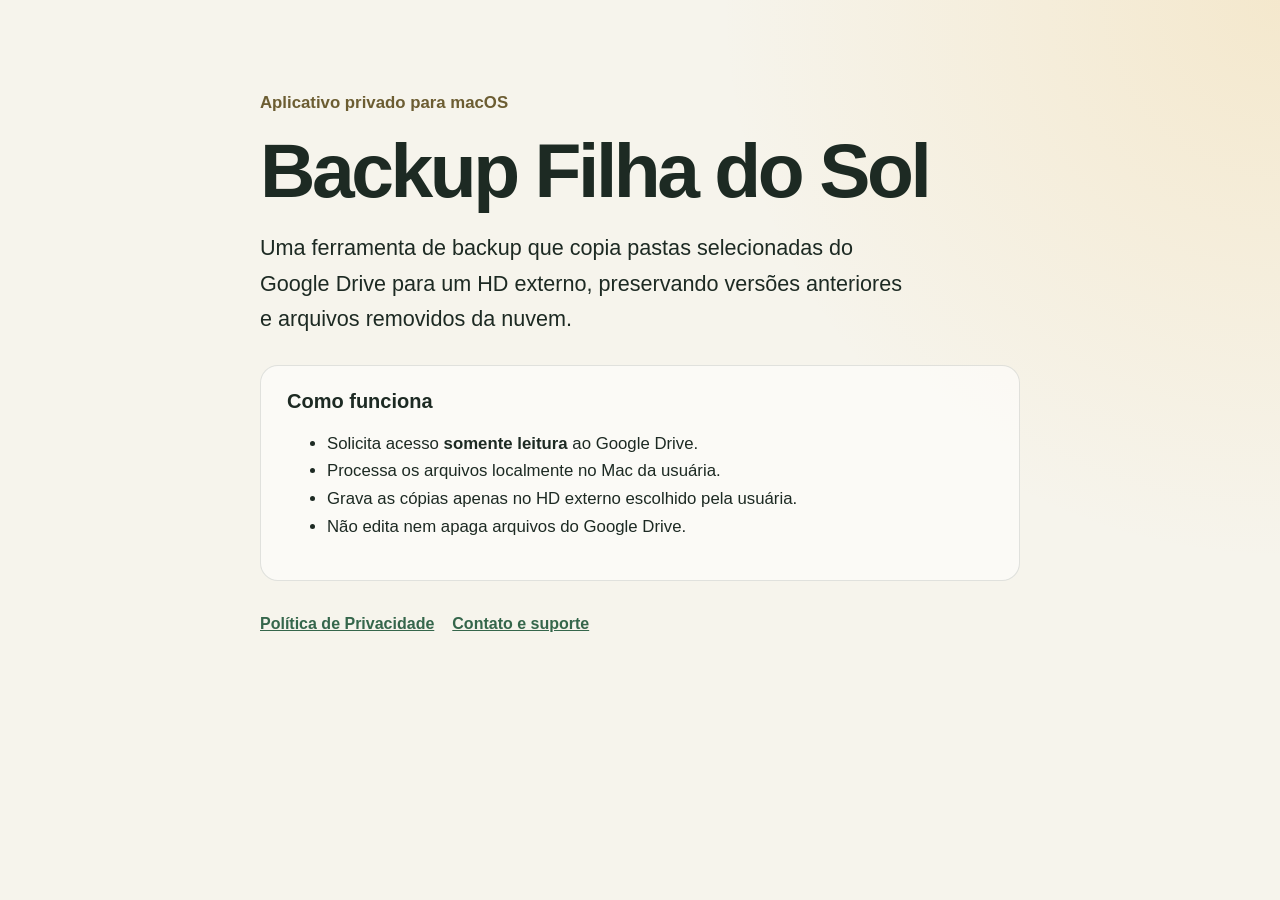
<file: index.html>
<!doctype html>
<html lang="pt-BR">
<head>
  <meta charset="utf-8">
  <meta name="viewport" content="width=device-width, initial-scale=1">
  <meta name="description" content="Aplicativo privado de backup somente leitura do Google Drive para um HD externo.">
  <title>Backup Filha do Sol</title>
  <link rel="stylesheet" href="styles.css">
</head>
<body>
  <main>
    <p class="tag">Aplicativo privado para macOS</p>
    <h1>Backup Filha do Sol</h1>
    <p class="lead">
      Uma ferramenta de backup que copia pastas selecionadas do Google Drive
      para um HD externo, preservando versões anteriores e arquivos removidos
      da nuvem.
    </p>

    <section>
      <h2>Como funciona</h2>
      <ul>
        <li>Solicita acesso <strong>somente leitura</strong> ao Google Drive.</li>
        <li>Processa os arquivos localmente no Mac da usuária.</li>
        <li>Grava as cópias apenas no HD externo escolhido pela usuária.</li>
        <li>Não edita nem apaga arquivos do Google Drive.</li>
      </ul>
    </section>

    <nav aria-label="Links legais">
      <a href="privacidade.html">Política de Privacidade</a>
      <a href="mailto:carlosvinicios1414@gmail.com">Contato e suporte</a>
    </nav>
  </main>
</body>
</html>
</file>
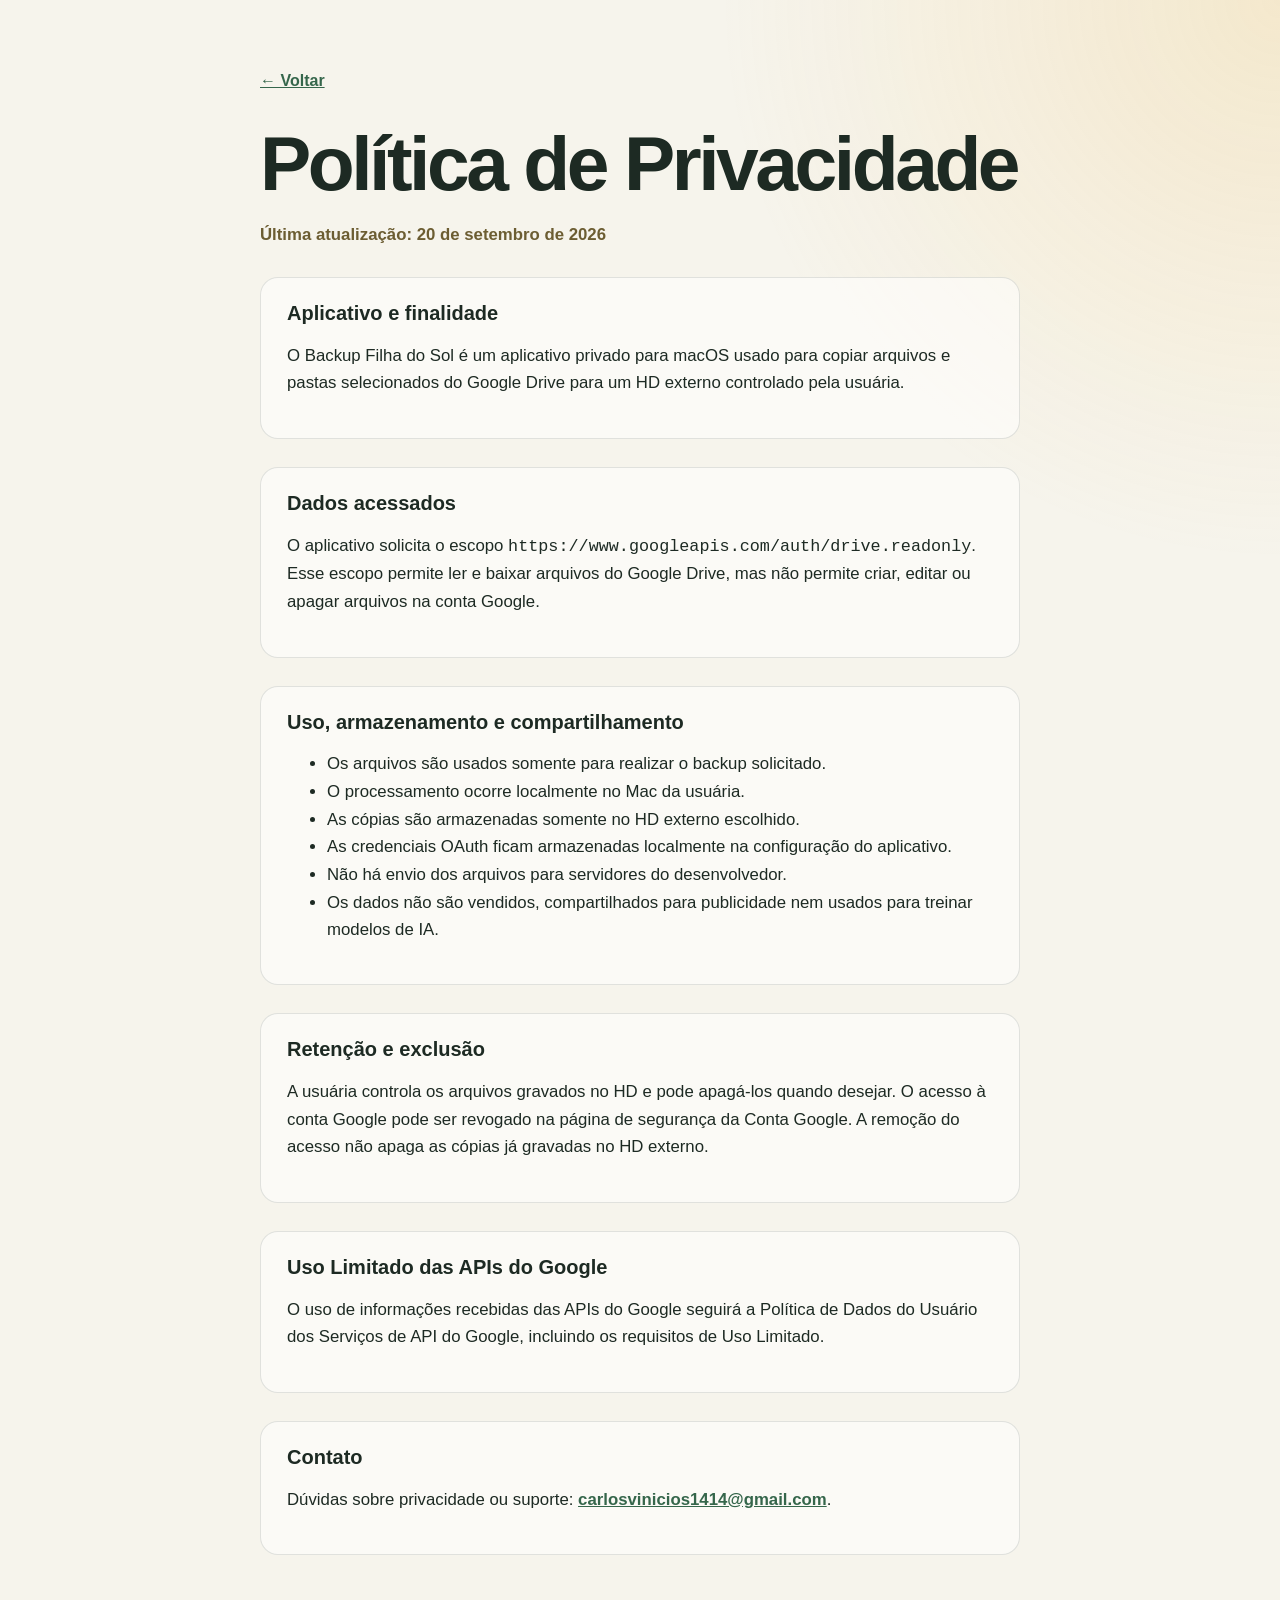
<file: privacidade.html>
<!doctype html>
<html lang="pt-BR">
<head>
  <meta charset="utf-8">
  <meta name="viewport" content="width=device-width, initial-scale=1">
  <meta name="description" content="Política de Privacidade do aplicativo Backup Filha do Sol.">
  <title>Política de Privacidade — Backup Filha do Sol</title>
  <link rel="stylesheet" href="styles.css">
</head>
<body>
  <main>
    <a class="back" href="index.html">← Voltar</a>
    <h1>Política de Privacidade</h1>
    <p class="updated">Última atualização: 20 de setembro de 2026</p>

    <section>
      <h2>Aplicativo e finalidade</h2>
      <p>
        O Backup Filha do Sol é um aplicativo privado para macOS usado para
        copiar arquivos e pastas selecionados do Google Drive para um HD
        externo controlado pela usuária.
      </p>
    </section>

    <section>
      <h2>Dados acessados</h2>
      <p>
        O aplicativo solicita o escopo
        <code>https://www.googleapis.com/auth/drive.readonly</code>. Esse
        escopo permite ler e baixar arquivos do Google Drive, mas não permite
        criar, editar ou apagar arquivos na conta Google.
      </p>
    </section>

    <section>
      <h2>Uso, armazenamento e compartilhamento</h2>
      <ul>
        <li>Os arquivos são usados somente para realizar o backup solicitado.</li>
        <li>O processamento ocorre localmente no Mac da usuária.</li>
        <li>As cópias são armazenadas somente no HD externo escolhido.</li>
        <li>As credenciais OAuth ficam armazenadas localmente na configuração do aplicativo.</li>
        <li>Não há envio dos arquivos para servidores do desenvolvedor.</li>
        <li>Os dados não são vendidos, compartilhados para publicidade nem usados para treinar modelos de IA.</li>
      </ul>
    </section>

    <section>
      <h2>Retenção e exclusão</h2>
      <p>
        A usuária controla os arquivos gravados no HD e pode apagá-los quando
        desejar. O acesso à conta Google pode ser revogado na página de
        segurança da Conta Google. A remoção do acesso não apaga as cópias já
        gravadas no HD externo.
      </p>
    </section>

    <section>
      <h2>Uso Limitado das APIs do Google</h2>
      <p>
        O uso de informações recebidas das APIs do Google seguirá a Política de
        Dados do Usuário dos Serviços de API do Google, incluindo os requisitos
        de Uso Limitado.
      </p>
    </section>

    <section>
      <h2>Contato</h2>
      <p>
        Dúvidas sobre privacidade ou suporte:
        <a href="mailto:carlosvinicios1414@gmail.com">carlosvinicios1414@gmail.com</a>.
      </p>
    </section>
  </main>
</body>
</html>
</file>
<file: styles.css>
:root {
  color-scheme: light dark;
  font-family: -apple-system, BlinkMacSystemFont, "Segoe UI", sans-serif;
  background: #f6f4ec;
  color: #1d2a23;
}

body {
  margin: 0;
  min-height: 100vh;
  background:
    radial-gradient(circle at top right, rgba(236, 178, 64, 0.18), transparent 35rem),
    #f6f4ec;
}

main {
  width: min(760px, calc(100% - 40px));
  margin: 0 auto;
  padding: 72px 0;
}

h1 {
  margin: 8px 0 20px;
  font-size: clamp(2.5rem, 8vw, 4.8rem);
  line-height: 0.98;
  letter-spacing: -0.045em;
}

h2 {
  margin-top: 0;
  font-size: 1.25rem;
}

p, li {
  font-size: 1.05rem;
  line-height: 1.65;
}

.lead {
  max-width: 650px;
  font-size: 1.35rem;
}

.tag, .updated {
  color: #6c5d32;
  font-weight: 650;
}

section {
  margin: 28px 0;
  padding: 24px 26px;
  border: 1px solid rgba(29, 42, 35, 0.12);
  border-radius: 18px;
  background: rgba(255, 255, 255, 0.55);
}

nav {
  display: flex;
  flex-wrap: wrap;
  gap: 18px;
  margin-top: 34px;
}

a {
  color: #35664b;
  font-weight: 650;
}

.back {
  display: inline-block;
  margin-bottom: 28px;
}

code {
  overflow-wrap: anywhere;
}

@media (prefers-color-scheme: dark) {
  :root {
    background: #131915;
    color: #edf2ed;
  }

  body {
    background:
      radial-gradient(circle at top right, rgba(236, 178, 64, 0.13), transparent 35rem),
      #131915;
  }

  section {
    border-color: rgba(255, 255, 255, 0.13);
    background: rgba(255, 255, 255, 0.045);
  }

  .tag, .updated {
    color: #e2c278;
  }

  a {
    color: #9ed5b1;
  }
}
</file>
